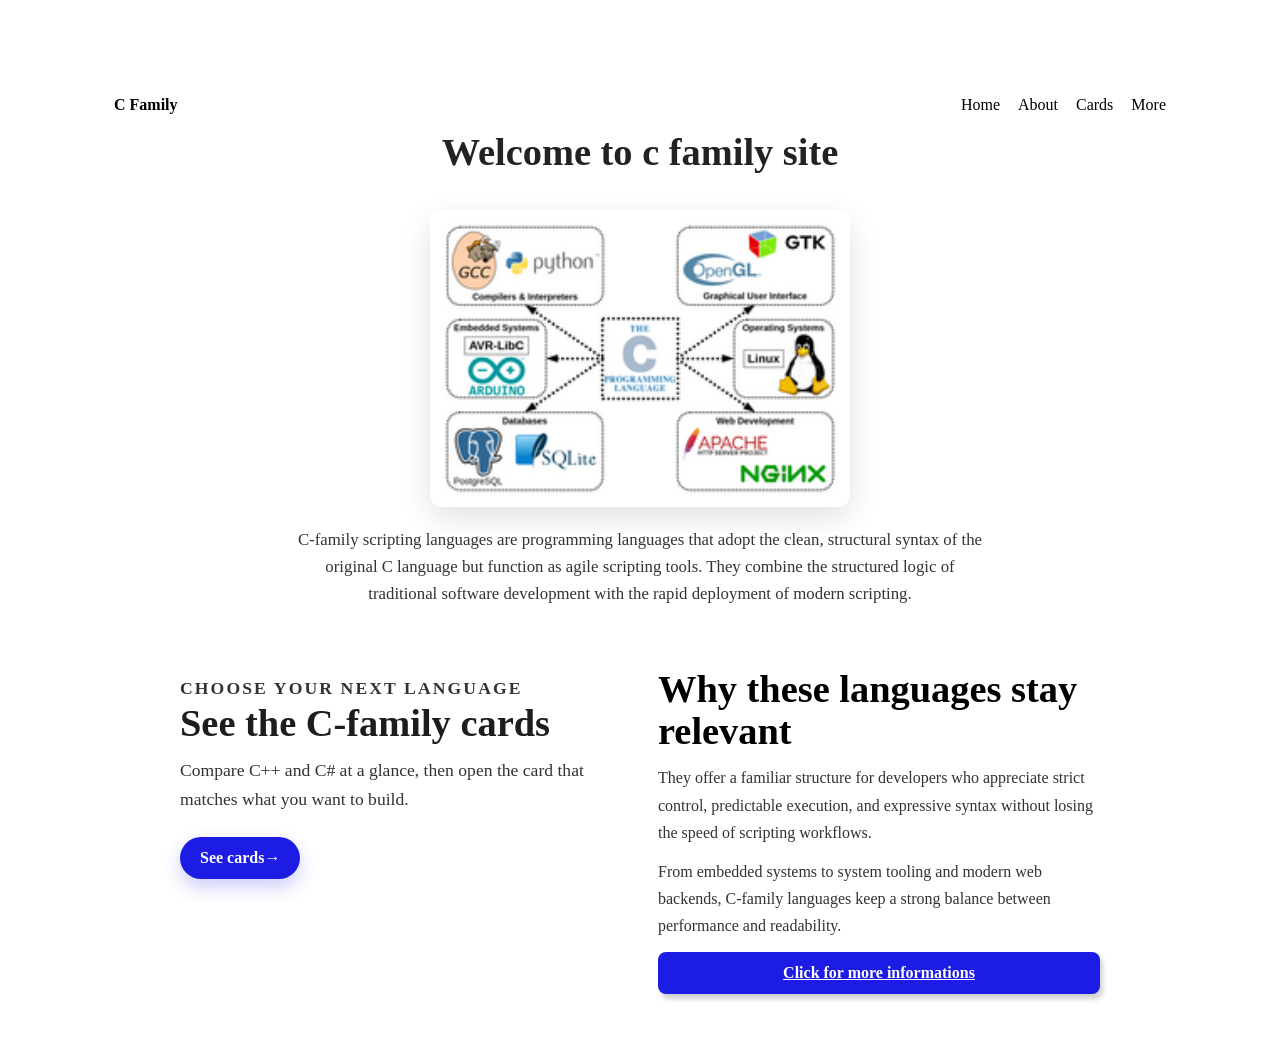
<file: index.html>
<!DOCTYPE html>
<html lang="en">
<head>
    <meta charset="UTF-8">
    <meta name="viewport" content="width=device-width, initial-scale=1.0">
    <title>Document</title>
    <link rel="stylesheet" href="style.css">
    <link rel="stylesheet" href="Navigationbar.css">
</head>
<body>
    <div class="page">
        <nav class="site-nav" aria-label="Main navigation">
            <a class="site-nav__brand" href="index.html">C Family</a>
            <div class="site-nav__links">
                <a href="index.html">Home</a>
                <a href="#more">About</a>
                <a href="Cards.html">Cards</a>
                <a href="btn.html">More</a>
            </div>
        </nav>
   
        <header class="title-wrap">
            <h1>Welcome to c family site</h1>
        </header>

        <main class="image-stack">
            <div class="image-wrap">
                <img src="Images/The_C_Programming_Language.png" alt="The C Programming Language book cover">
            </div>

            <p class="bottom-text">
                C-family scripting languages are programming languages that adopt the clean, structural syntax of the original C language but function as agile scripting tools. They combine the structured logic of traditional software development with the rapid deployment of modern scripting.
            </p>
        </main>

        <div class="top-sections">
            <section class="cards-callout" aria-labelledby="cards-callout-title">
                <div>
                    <p class="section-label">CHOOSE YOUR NEXT LANGUAGE</p>
                    <h2 id="cards-callout-title">See the C-family cards</h2>
                    <p>Compare C++ and C# at a glance, then open the card that matches what you want to build.</p>
                </div>
                <a class="cards-button" href="Cards.html">See cards <span aria-hidden="true">→</span></a>
            </section>

            <section id="more" class="info-panel">
                <h2>Why these languages stay relevant</h2>
                <p>
                    They offer a familiar structure for developers who appreciate strict control, predictable execution, and expressive syntax without losing the speed of scripting workflows.
                </p>
                <p>
                    From embedded systems to system tooling and modern web backends, C-family languages keep a strong balance between performance and readability.
                </p>
                <a class="more-button" href="btn.html">Click for more informations</a>
            </section>
        </div>
    </div>
</body>
</html>
</file>
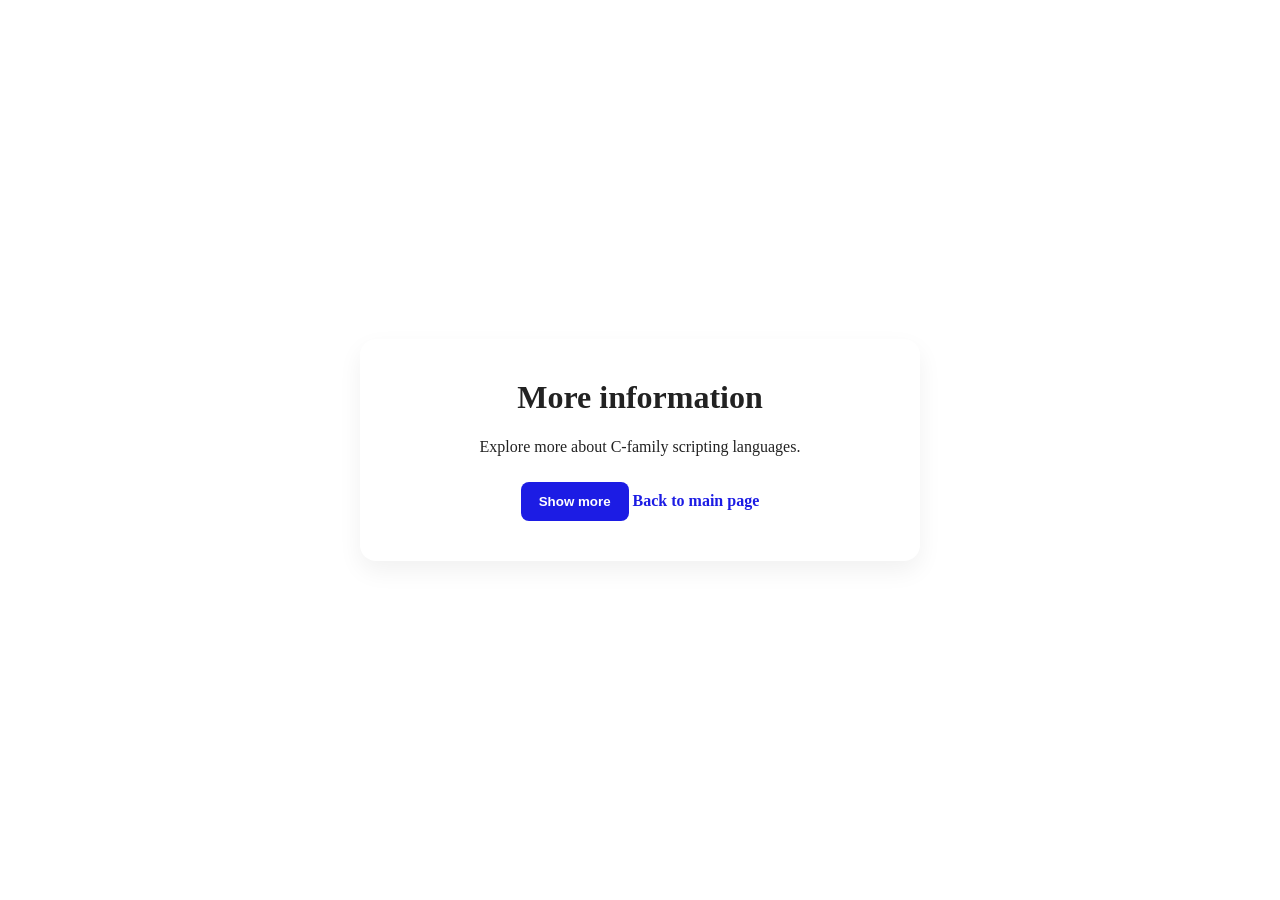
<file: btn.html>
<!DOCTYPE html>
<html lang="en">
<head>
	<meta charset="UTF-8">
	<meta name="viewport" content="width=device-width, initial-scale=1.0">
	<title>More information</title>
	<link rel="stylesheet" href="btn.css">
	<script src="btn.js" defer></script>
</head>
<body>
	<main class="button-page">
		<h1>More information</h1>
		<p>Explore more about C-family scripting languages.</p>
		<button id="more-button" type="button" aria-expanded="false" aria-controls="more-text">
			Show more
		</button>
		<p id="more-text" class="text" hidden>
			Their structured syntax, performance, and portability make them useful for system tools,
			embedded software, and modern backend applications.
		</p>
		<a class="back-link" href="index.html">Back to main page</a> 
	</main>
</body>
</html>
</file>
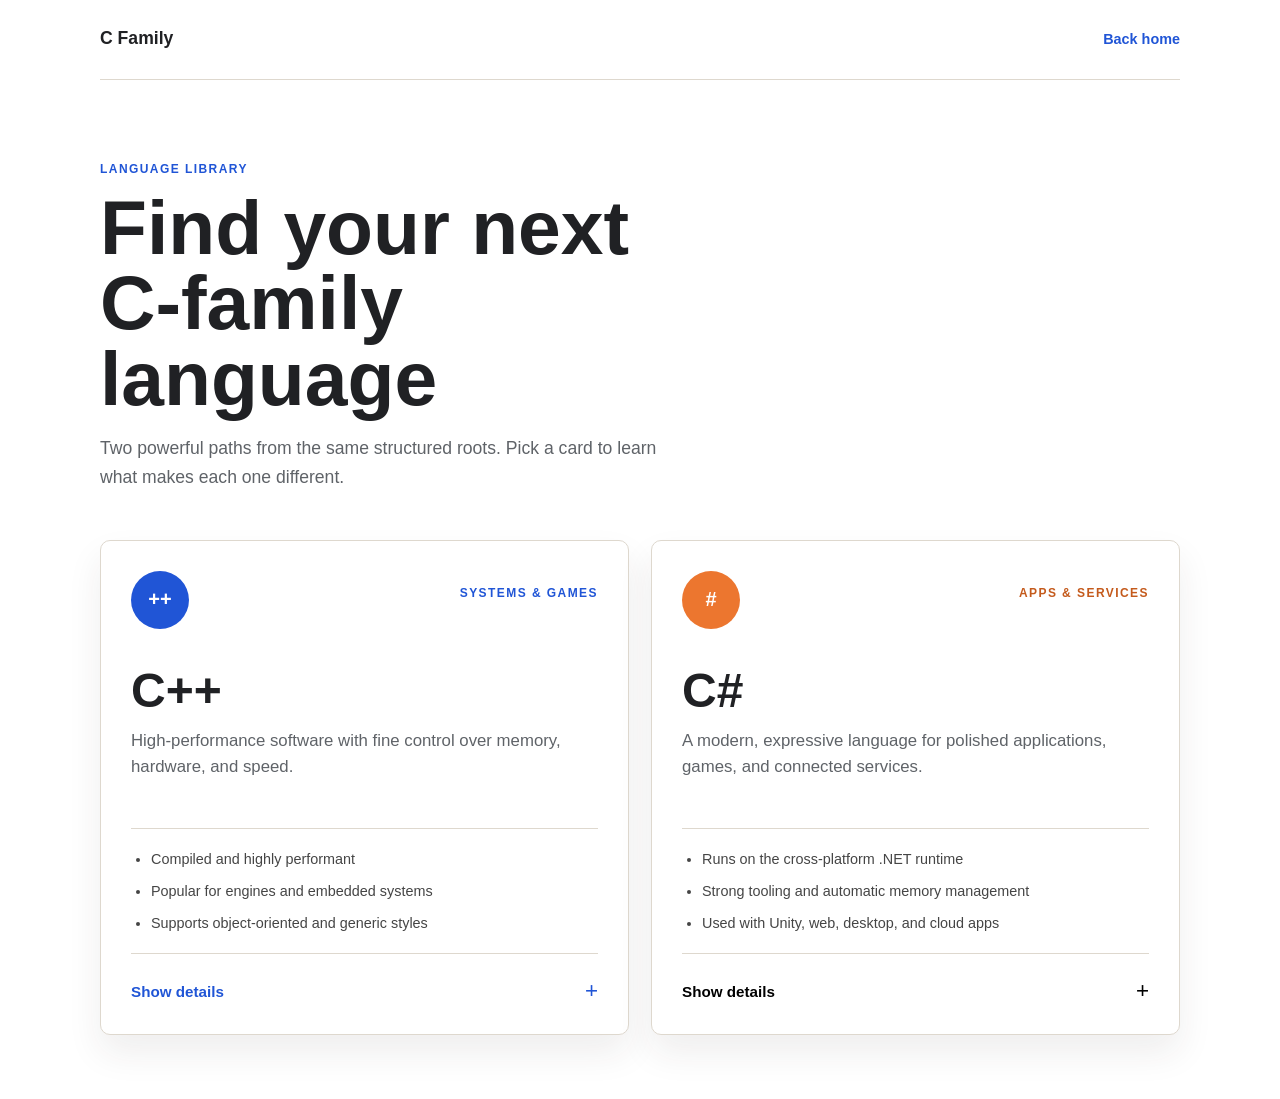
<file: Cards.html>
<!DOCTYPE html>
<html lang="en">
<head>
	<meta charset="UTF-8">
	<meta name="viewport" content="width=device-width, initial-scale=1.0">
	<title>C-family language cards</title>
	<link rel="stylesheet" href="Cards.css">
	<script src="Cards.js" defer></script>
</head>
<body>
	<div class="cards-page">
		<nav class="cards-nav" aria-label="Main navigation">
			<a class="cards-nav__brand" href="index.html">C Family</a>
			<a href="index.html">Back home</a>
		</nav>

		<header class="cards-heading">
			<p class="eyebrow">Language library</p>
			<h1>Find your next C-family language</h1>
			<p>Two powerful paths from the same structured roots. Pick a card to learn what makes each one different.</p>
		</header>

		<main class="language-grid">
			<article class="language-card language-card--cpp">
				<div class="language-card__topline">
					<span class="language-card__mark">++</span>
					<span class="language-card__tag">Systems &amp; games</span>
				</div>
				<h2>C++</h2>
				<p class="language-card__summary">High-performance software with fine control over memory, hardware, and speed.</p>
				<ul class="language-card__facts">
					<li>Compiled and highly performant</li>
					<li>Popular for engines and embedded systems</li>
					<li>Supports object-oriented and generic styles</li>
				</ul>
				<button class="language-card__button" type="button" aria-expanded="false" aria-controls="cpp-details">Show details <span aria-hidden="true">+</span></button>
				<p id="cpp-details" class="language-card__details" hidden>Choose C++ when low-level control and maximum performance are central to the project.</p>
			</article>

			<article class="language-card language-card--csharp">
				<div class="language-card__topline">
					<span class="language-card__mark">#</span>
					<span class="language-card__tag">Apps &amp; services</span>
				</div>
				<h2>C#</h2>
				<p class="language-card__summary">A modern, expressive language for polished applications, games, and connected services.</p>
				<ul class="language-card__facts">
					<li>Runs on the cross-platform .NET runtime</li>
					<li>Strong tooling and automatic memory management</li>
					<li>Used with Unity, web, desktop, and cloud apps</li>
				</ul>
				<button class="language-card__button" type="button" aria-expanded="false" aria-controls="csharp-details">Show details <span aria-hidden="true">+</span></button>
				<p id="csharp-details" class="language-card__details" hidden>Choose C# when you want a productive language with a broad ecosystem and excellent developer tools.</p>
			</article>
		</main>
	</div>
</body>
</html>
</file>
<file: style.css>
* {
    box-sizing: border-box;
}

html {
    scroll-behavior: smooth;
}

html, body {
    margin: 0;
    width: 100%;
    min-height: 100%;
    font-family: Georgia, 'Times New Roman', serif;
    background: #fff;
    scroll-behavior: smooth;
}

body {
    display: block;
}

.page {
    width: 100%;
    min-height: 100vh;
    padding: 80px 20px 60px;
}

.title-wrap {
    text-align: center;
    width: 100%;
    margin-bottom: 36px;
}

.title-wrap h1 {
    margin: 0;
    font-size: clamp(2rem, 3vw, 3rem);
    color: #222;
}

.image-stack {
    display: flex;
    flex-direction: column;
    align-items: center;
    justify-content: center;
    gap: 20px;
    width: min(90vw, 700px);
    margin: 0 auto;
}

.image-wrap {
    display: flex;
    align-items: center;
    justify-content: center;
}

.image-wrap img {
    display: block;
    max-width: 420px;
    width: 70vw;
    height: auto;
    border-radius: 12px;
    box-shadow: 0 10px 30px rgba(0, 0, 0, 0.12);
}

.bottom-text {
    margin: 0;
    text-align: center;
    font-size: 1.05rem;
    line-height: 1.6;
    color: #333;
}

.info-panel {
    width: min(90vw, 800px);
    margin: 60px auto 0;
    padding: 40px 28px;
    border-radius: 16px;
    background: #fff;
    box-shadow: 0 10px 25px rgba(0, 0, 0, 0.06);
}

.info-panel h2 {
    margin-top: 0;
    margin-bottom: 16px;
    font-size: clamp(1.5rem, 2vw, 2.2rem);
}

.info-panel p {
    margin: 0 0 12px;
    line-height: 1.7;
    color: #333;
}

.info-panel p:last-child {
    margin-bottom: 24px;
}

.more-button {
    display: block;
    padding: 12px 18px;
    border-radius: 8px;
    background: #1c1ce4;
    color: #fff;
    border: none;
    font-weight: bold;
    text-align: center;
    box-shadow: 3px 5px 5px #0000002f;
}

.more-button:hover {
    background: #1414b5;
}

.top-sections {
    display: grid;
    grid-template-columns: repeat(2, minmax(0, 1fr));
    grid-template-areas: "choose relevant";
    align-items: start;
    gap: 36px;
    width: min(90vw, 920px);
    margin: 60px auto 0;
}

.top-sections .info-panel {
    grid-area: relevant;
    width: auto;
    margin: 0;
    padding: 0;
    border-radius: 0;
    background: transparent;
    box-shadow: none;
}

.top-sections .info-panel h2 {
    margin: 0 0 12px;
    font-size: clamp(1.8rem, 3vw, 2.7rem);
    line-height: 1.1;
}

.cards-callout {
    grid-area: choose;
    display: flex;
    flex-direction: column;
    align-items: flex-start;
    justify-content: center;
    gap: 24px;
    width: auto;
    margin: 0;
    padding-top: 6px;
    text-align: left;
}

.cards-callout > div {
    flex: 1;
    width: 100%;
    max-width: 680px;
    margin: 0;
}

.section-label {
    margin: 0 0 8px;
    font-size: 0.82rem;
    letter-spacing: 0.12em;
    text-transform: uppercase;
    color: #666;
    font-weight: 700;
}

.cards-callout h2 {
    margin: 0 0 12px;
    font-size: clamp(1.8rem, 3vw, 2.7rem);
    line-height: 1.1;
    color: #1d1d1d;
}

.cards-callout p {
    margin: 0;
    font-size: 1.1rem;
    line-height: 1.6;
    color: #333;
}

.cards-button {
    display: inline-flex;
    align-items: center;
    justify-content: center;
    padding: 12px 20px;
    border-radius: 999px;
    background: #1c1ce4;
    color: #fff;
    text-decoration: none;
    font-weight: 700;
    white-space: nowrap;
    box-shadow: 0 8px 18px rgba(28, 28, 228, 0.22);
    margin: 0;
}

.cards-button:hover {
    background: #1414b5;
}

@media (max-width: 560px) {
    .top-sections {
        grid-template-columns: 1fr;
        grid-template-areas: "choose" "relevant";
        width: 90vw;
        margin-top: 48px;
    }

    .top-sections .info-panel {
        width: 100%;
    }

    .cards-callout {
        width: auto;
        margin: 0;
    }
}
</file>
<file: Navigationbar.css>
.site-nav {
    display : flex;
    align-items: center;
    justify-content: space-between;
    gap: 24px;
    width: min(100%, 1100px);
    margin: 0 auto;
    padding: 16px 24px;
    background: #fff;
    color: oklab(0% 0 0);
}

.site-nav a {
    color: inherit;
    text-decoration: none;
}

.site-nav__brand {
    font-weight: bold;
    white-space: nowrap;
}

.site-nav__links {
    display: flex;
    flex-wrap: wrap;
    justify-content: flex-end;
    gap: 18px;
}

@media (max-width: 560px) {
    .site-nav {
        align-items: flex-start;
        flex-direction: column;
    }

    .site-nav__links {
        justify-content: flex-start;
    }
}
</file>
<file: btn.css>
* {
    box-sizing: border-box;
}

body {
    margin: 0;
    min-height: 100vh;
    display: grid;
    place-items: center;
    padding: 24px;
    font-family: Georgia, 'Times New Roman', serif;
    background: #fff;
    color: #222;
}

.button-page {
    width: min(100%, 560px);
    padding: 40px 28px;
    text-align: center;
    border-radius: 16px;
    background: #fff;
    box-shadow: 0 10px 25px rgba(0, 0, 0, 0.06);
}

.button-page h1 {
    margin-top: 0;
}

button {
    padding: 12px 18px;
    border: 0;
    border-radius: 8px;
    background: #1c1ce4;
    color: #fff;
    font-weight: bold;
    cursor: pointer;
}

button:hover {
    background: #1414b5;
}

.back-link {
    display: inline-block;
    margin-top: 20px;
    color: #1c1ce4;
    font-weight: bold;
    text-decoration: none;
}

.back-link:hover {
    text-decoration: underline;
}

.text {
    margin: 16px 0 0;
    color: #333;
    font-weight: bold;
    line-height: 1.6;
}
</file>
<file: Cards.css>
* {
	box-sizing: border-box;
}

:root {
	--ink: #202124;
	--muted: #5f6368;
	--paper: #fff;
	--line: #ded8ce;
	--blue: #2055d6;
	--blue-soft: #e8efff;
	--orange: #ec762f;
	--orange-soft: #fff0e6;
}

html {
	scroll-behavior: smooth;
}

body {
	margin: 0;
	min-height: 100vh;
	padding: 28px 20px 64px;
	color: var(--ink);
	font-family: Verdana, Geneva, sans-serif;
	background: var(--paper);
}

.cards-page {
	width: min(100%, 1080px);
	margin: 0 auto;
	font-family: Verdana, Geneva, sans-serif;
}

.cards-nav {
	display: flex;
	align-items: center;
	justify-content: space-between;
	padding-bottom: 30px;
	border-bottom: 1px solid var(--line);
	font-family: Verdana, Geneva, sans-serif;
}

.cards-nav a {
	color: inherit;
	text-decoration: none;
}

.cards-nav a:last-child {
	color: var(--blue);
	font-size: 0.9rem;
	font-weight: bold;
}

.cards-nav__brand {
	font-size: 1.1rem;
	font-weight: bold;
}

.cards-heading {
	max-width: 700px;
	padding: 82px 0 48px;
}

.eyebrow,
.language-card__tag {
	margin: 0 0 14px;
	color: var(--blue);
	font-family: Verdana, Geneva, sans-serif;
	font-size: 0.75rem;
	font-weight: bold;
	letter-spacing: 0.12em;
	text-transform: uppercase;
}

.cards-heading h1 {
	margin: 0 0 18px;
	max-width: 620px;
	font-size: clamp(2.4rem, 6vw, 5rem);
	line-height: 0.98;
}

.cards-heading > p:last-child {
	max-width: 560px;
	margin: 0;
	color: var(--muted);
	font-size: 1.1rem;
	line-height: 1.65;
}

.language-grid {
	display: grid;
	grid-template-columns: repeat(2, minmax(0, 1fr));
	gap: 22px;
}

.language-card {
	min-height: 450px;
	padding: 30px;
	border: 1px solid var(--line);
	border-radius: 10px;
	background: #fff;
	box-shadow: 0 18px 35px rgba(48, 42, 33, 0.08);
}

.language-card--cpp {
	background: #fff;
}

.language-card--csharp {
	background: #fff;
}

.language-card__topline {
	display: flex;
	align-items: center;
	justify-content: space-between;
	gap: 12px;
}

.language-card__mark {
	display: grid;
	width: 58px;
	aspect-ratio: 1;
	place-items: center;
	border-radius: 50%;
	color: #fff;
	background: var(--blue);
	font-family: Verdana, Geneva, sans-serif;
	font-size: 1.25rem;
	font-weight: bold;
}

.language-card--csharp .language-card__mark {
	background: var(--orange);
}

.language-card--csharp .language-card__tag {
	color: #c45a1c;
}

.language-card h2 {
	margin: 34px 0 10px;
	font-size: 3rem;
}

.language-card__summary {
	min-height: 76px;
	margin: 0;
	color: var(--muted);
	font-size: 1.05rem;
	line-height: 1.55;
}

.language-card__facts {
	display: grid;
	gap: 12px;
	margin: 24px 0;
	padding: 20px 0 20px 20px;
	border-top: 1px solid var(--line);
	border-bottom: 1px solid var(--line);
	color: #454545;
	font-family: Verdana, Geneva, sans-serif;
	font-size: 0.9rem;
	line-height: 1.4;
}

.language-card__button {
	display: flex;
	align-items: center;
	justify-content: space-between;
	width: 100%;
	padding: 0;
	border: 0;
	color: var(--blue);
	background: transparent;
	font-family: Verdana, Geneva, sans-serif;
	font-size: 0.95rem;
	font-weight: bold;
	text-align: left;
	cursor: pointer;
}

.language-card--csharp .language-card__button {
	color: hsl(0, 0%, 0%);
}

.language-card__button span {
	font-size: 1.4rem;
	font-weight: normal;
}

.language-card__details {
	margin: 16px 0 0;
	color: var(--muted);
	font-family: Verdana, Geneva, sans-serif;
	font-size: 0.9rem;
	line-height: 1.5;
}

@media (max-width: 680px) {
	body {
		padding: 20px 16px 44px;
	}

	.cards-heading {
		padding: 60px 0 34px;
	}

	.language-grid {
		grid-template-columns: 1fr;
	}

	.language-card {
		min-height: 0;
	}
}
</file>
